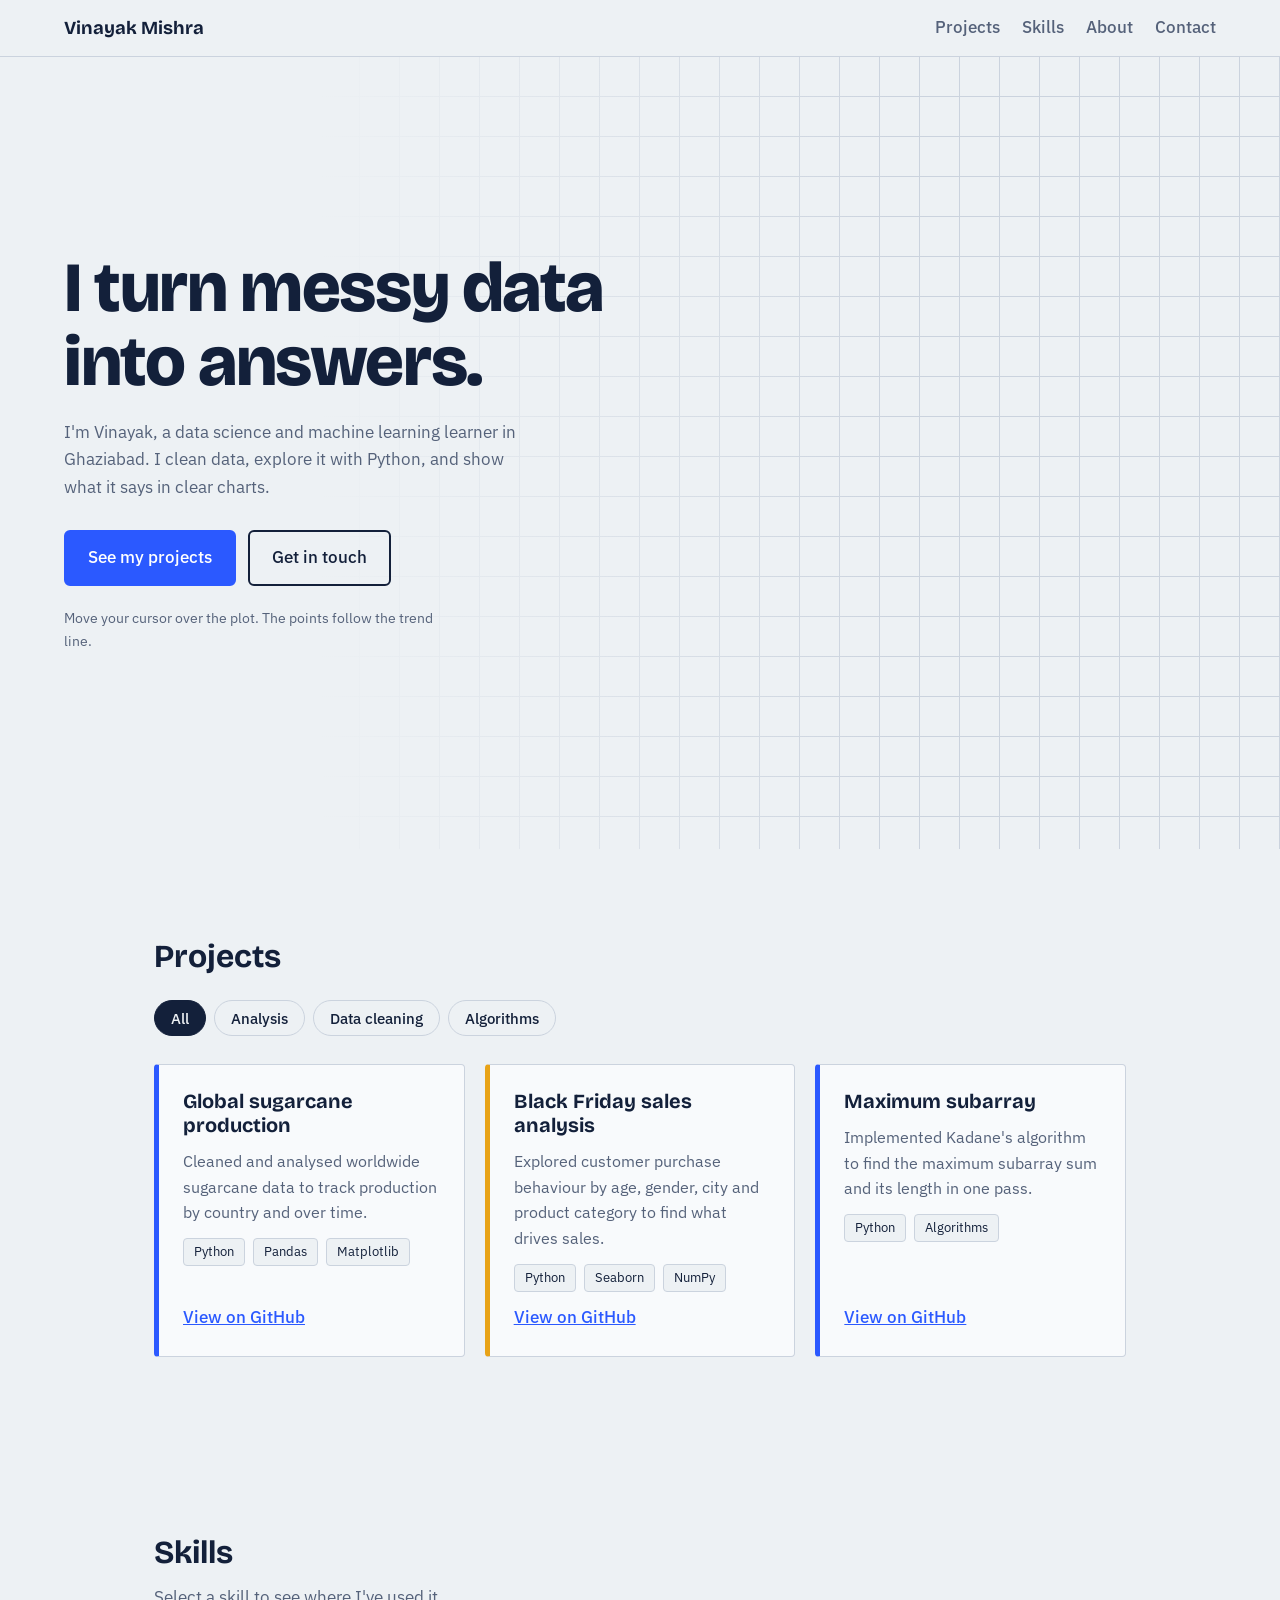
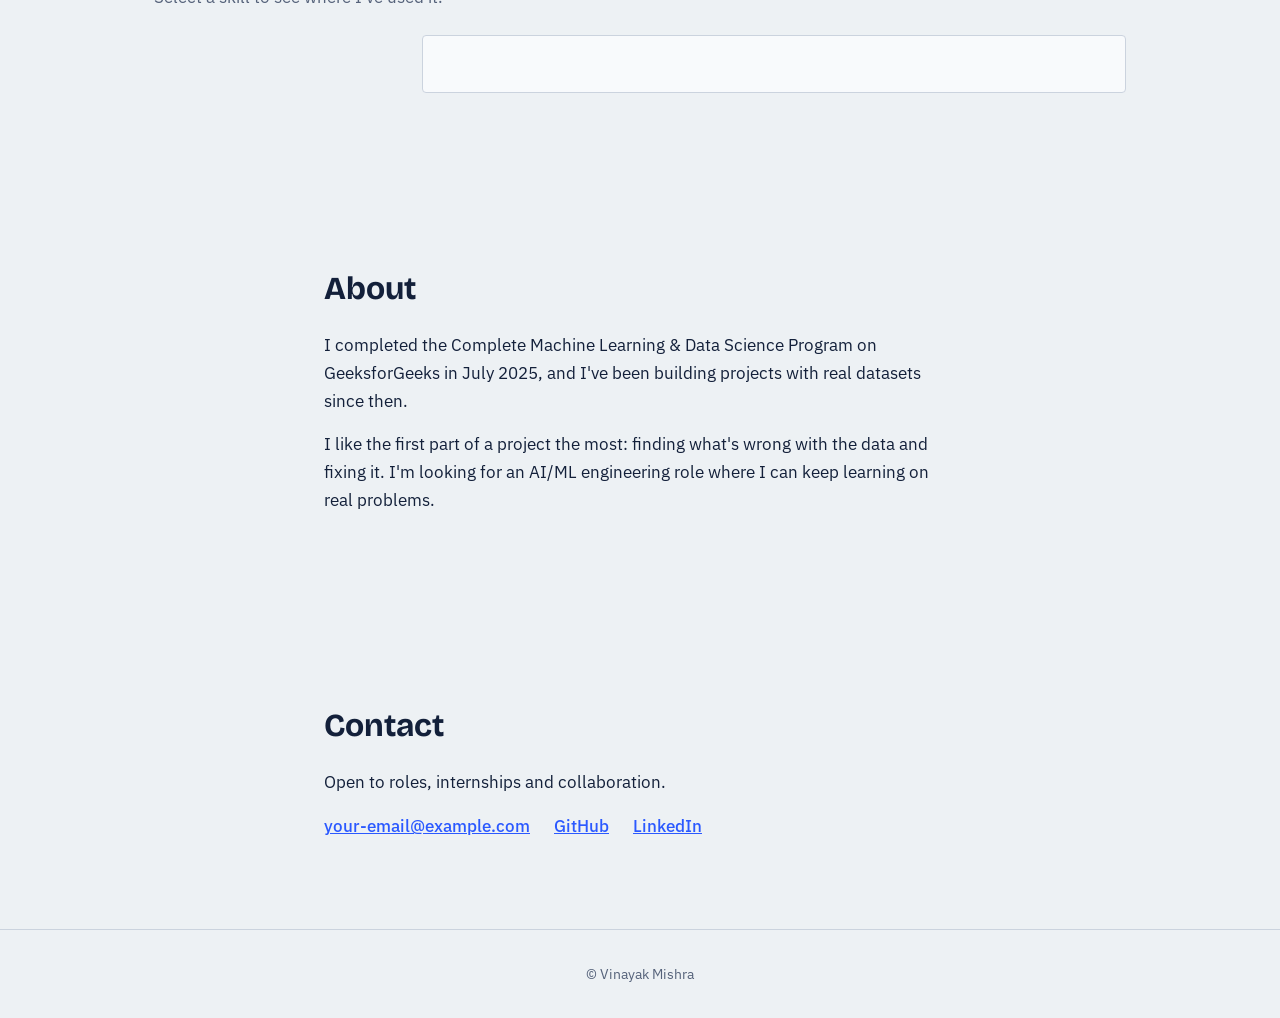
<file: index.html>
<!DOCTYPE html>
<html lang="en">
<head>
<meta charset="UTF-8">
<meta name="viewport" content="width=device-width, initial-scale=1">
<title>Vinayak Mishra | Data Science & Machine Learning</title>
<meta name="description" content="Portfolio of Vinayak Mishra: data cleaning, exploratory analysis and machine learning with Python.">
<link rel="preconnect" href="https://fonts.googleapis.com">
<link rel="preconnect" href="https://fonts.gstatic.com" crossorigin>
<link href="https://fonts.googleapis.com/css2?family=Bricolage+Grotesque:wght@500;700;800&family=IBM+Plex+Sans:wght@400;500&display=swap" rel="stylesheet">
<link rel="stylesheet" href="css/style.css">
</head>
<body>

<header class="nav">
  <a class="brand" href="#top">Vinayak Mishra</a>
  <nav aria-label="Main">
    <a href="#projects">Projects</a>
    <a href="#skills">Skills</a>
    <a href="#about">About</a>
    <a href="#contact">Contact</a>
  </nav>
</header>

<main id="top">
  <section class="hero">
    <canvas id="plot" aria-hidden="true"></canvas>
    <div class="hero-text">
      <h1>I turn messy data into answers.</h1>
      <p>I'm Vinayak, a data science and machine learning learner in Ghaziabad. I clean data, explore it with Python, and show what it says in clear charts.</p>
      <div class="actions">
        <a class="btn primary" href="#projects">See my projects</a>
        <a class="btn" href="#contact">Get in touch</a>
      </div>
      <p class="hint" id="hint">Move your cursor over the plot. The points follow the trend line.</p>
    </div>
  </section>

  <section id="projects" class="block">
    <h2>Projects</h2>
    <div class="chips" role="group" aria-label="Filter projects">
      <button class="chip active" data-filter="all">All</button>
      <button class="chip" data-filter="eda">Analysis</button>
      <button class="chip" data-filter="cleaning">Data cleaning</button>
      <button class="chip" data-filter="algo">Algorithms</button>
    </div>
    <div class="projects">
      <article class="project" data-tags="eda cleaning">
        <h3>Global sugarcane production</h3>
        <p>Cleaned and analysed worldwide sugarcane data to track production by country and over time.</p>
        <ul class="tags"><li>Python</li><li>Pandas</li><li>Matplotlib</li></ul>
        <a href="#" class="link">View on GitHub</a>
      </article>
      <article class="project" data-tags="eda">
        <h3>Black Friday sales analysis</h3>
        <p>Explored customer purchase behaviour by age, gender, city and product category to find what drives sales.</p>
        <ul class="tags"><li>Python</li><li>Seaborn</li><li>NumPy</li></ul>
        <a href="#" class="link">View on GitHub</a>
      </article>
      <article class="project" data-tags="algo">
        <h3>Maximum subarray</h3>
        <p>Implemented Kadane's algorithm to find the maximum subarray sum and its length in one pass.</p>
        <ul class="tags"><li>Python</li><li>Algorithms</li></ul>
        <a href="#" class="link">View on GitHub</a>
      </article>
    </div>
  </section>

  <section id="skills" class="block">
    <h2>Skills</h2>
    <p class="lead">Select a skill to see where I've used it.</p>
    <div class="skill-grid">
      <ul class="skill-list" id="skillList"></ul>
      <div class="skill-detail" id="skillDetail" aria-live="polite"></div>
    </div>
  </section>

  <section id="about" class="block narrow">
    <h2>About</h2>
    <p>I completed the Complete Machine Learning &amp; Data Science Program on GeeksforGeeks in July 2025, and I've been building projects with real datasets since then.</p>
    <p>I like the first part of a project the most: finding what's wrong with the data and fixing it. I'm looking for an AI/ML engineering role where I can keep learning on real problems.</p>
  </section>

  <section id="contact" class="block narrow">
    <h2>Contact</h2>
    <p>Open to roles, internships and collaboration.</p>
    <ul class="contact">
      <li><a href="mailto:your-email@example.com">your-email@example.com</a></li>
      <li><a href="https://github.com/your-username">GitHub</a></li>
      <li><a href="https://linkedin.com/in/your-username">LinkedIn</a></li>
    </ul>
  </section>
</main>

<footer>© <span id="year"></span> Vinayak Mishra</footer>
<script src="js/script.js"></script>
</body>
</html>
</file>
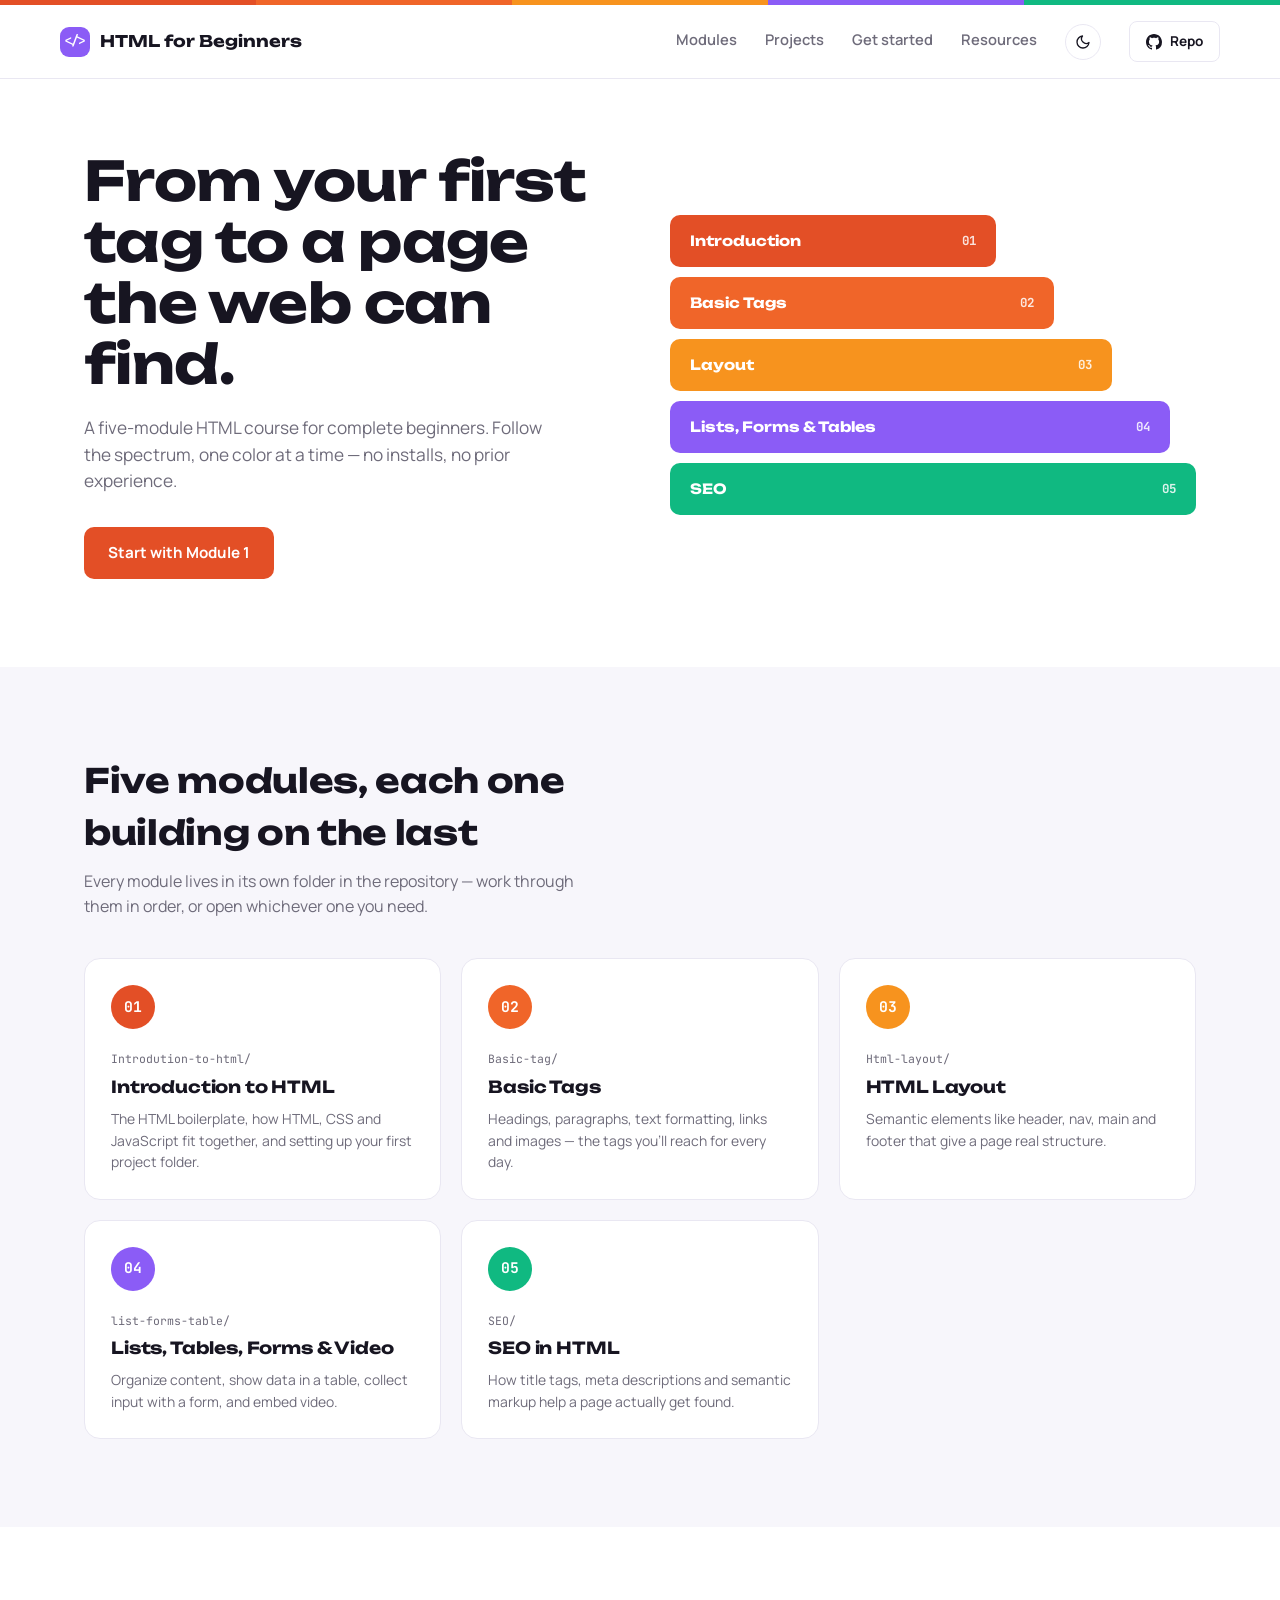
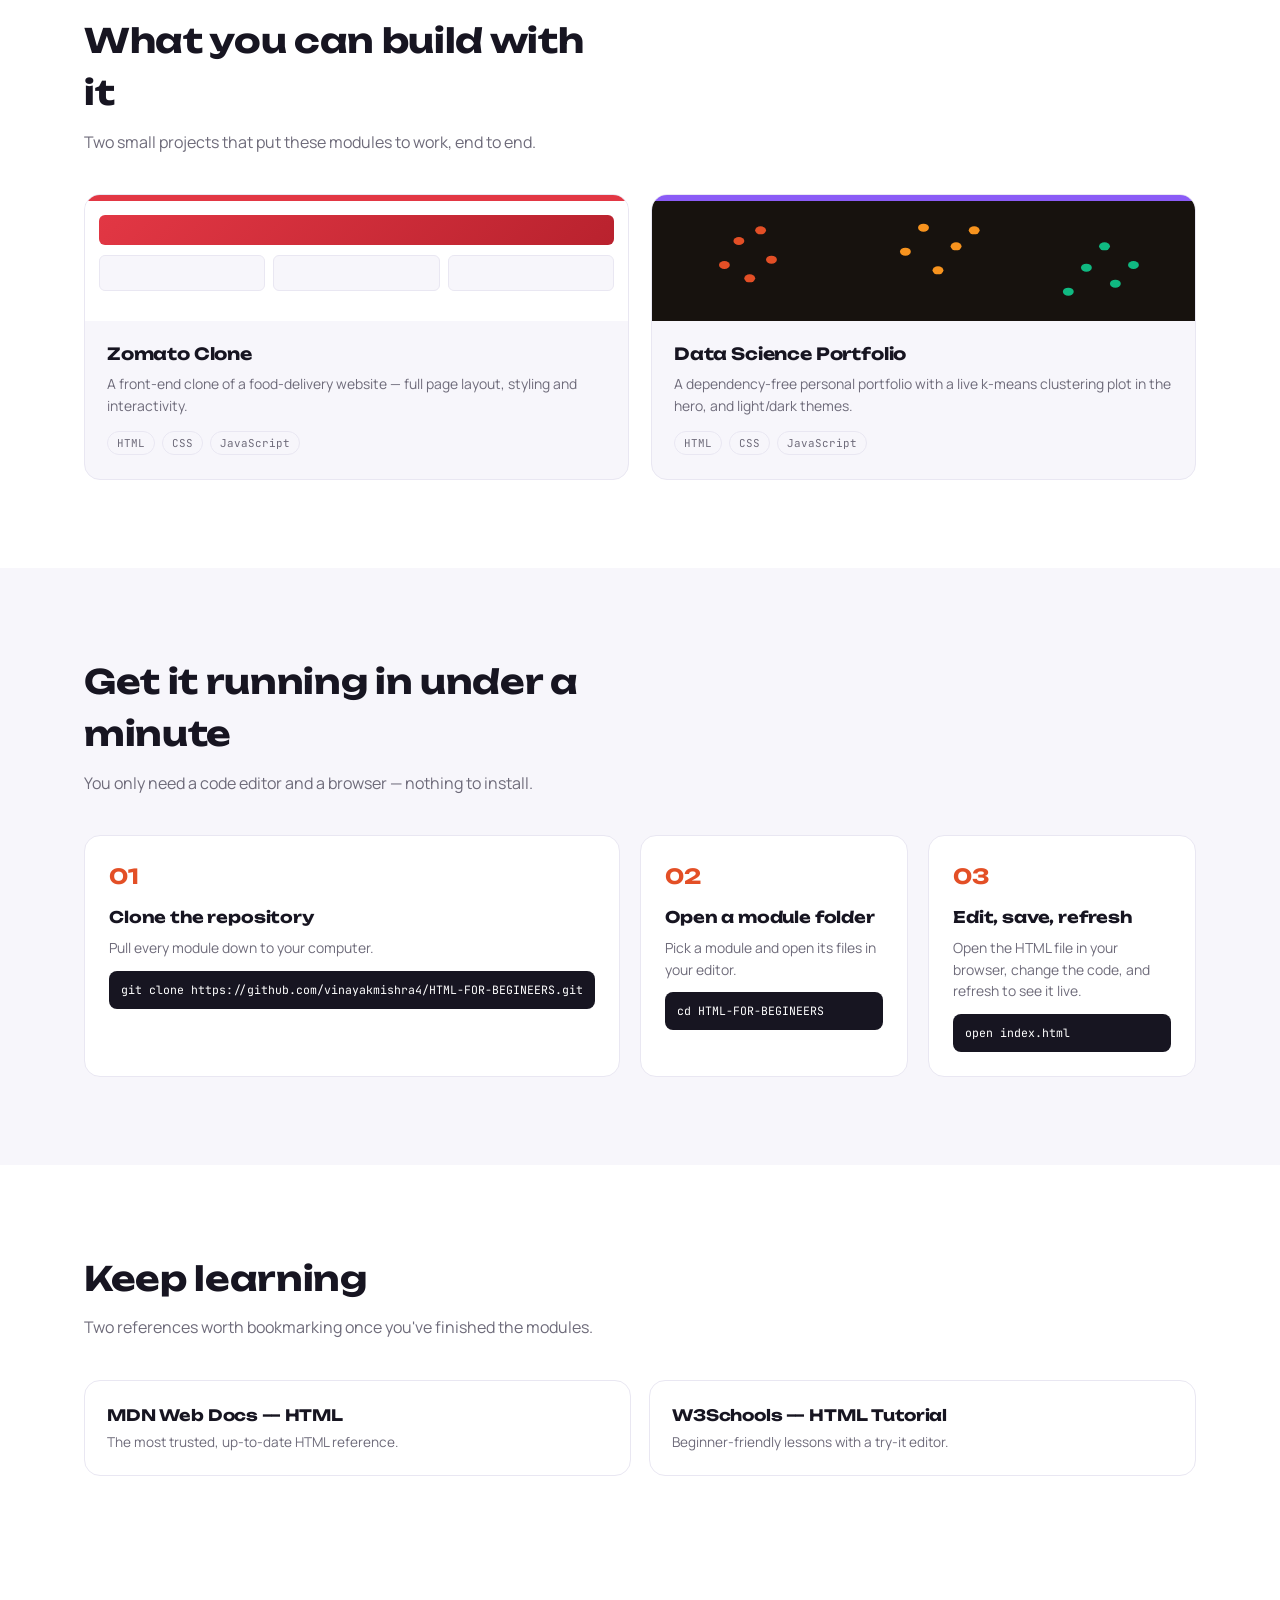
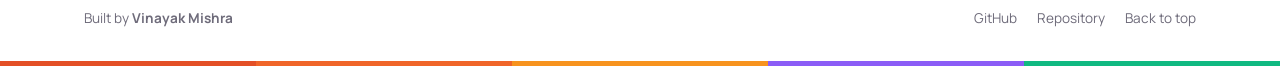
<file: coureshtml.html>
<!DOCTYPE html>
<html lang="en">
<head>
<meta charset="UTF-8" />
<meta name="viewport" content="width=device-width, initial-scale=1.0" />
<title>HTML for Beginners — Five steps to your first real webpage</title>
<meta name="description" content="A five-module, beginner-friendly HTML course by Vinayak Mishra — from your first tag to HTML that search engines can find." />
<link rel="icon" href="data:image/svg+xml,%3Csvg xmlns='http://www.w3.org/2000/svg' viewBox='0 0 100 100'%3E%3Crect width='100' height='100' rx='22' fill='%238B5CF6'/%3E%3Ctext x='50' y='67' font-family='sans-serif' font-size='44' font-weight='800' fill='white' text-anchor='middle'%3E%3C/%3E%3C/text%3E%3C/svg%3E" />
<link rel="preconnect" href="https://fonts.googleapis.com">
<link rel="preconnect" href="https://fonts.gstatic.com" crossorigin>
<link href="https://fonts.googleapis.com/css2?family=Unbounded:wght@600;700;800&family=Manrope:wght@400;500;600;700;800&family=JetBrains+Mono:wght@400;500;600&display=swap" rel="stylesheet">
<script>
  (function(){
    try{
      var saved = localStorage.getItem('theme');
      var theme = saved || (window.matchMedia('(prefers-color-scheme: dark)').matches ? 'dark' : 'light');
      document.documentElement.setAttribute('data-theme', theme);
    }catch(e){
      document.documentElement.setAttribute('data-theme', 'light');
    }
  })();
</script>
<style>
  :root{
    --bg:#FFFFFF; --surface:#F7F6FB; --ink:#171521; --ink-soft:#6E6B7A; --line:#E9E7F2;
    --header-bg:rgba(255,255,255,.86); --invert-bg:#171521; --invert-text:#FFFFFF;
    --c1:#E34F26; --c2:#F06529; --c3:#F7931E; --c4:#8B5CF6; --c5:#10B981;
    --zomato:#E23744;
    --radius:16px;
  }
  :root[data-theme="dark"]{
    --bg:#121018; --surface:#1A1722; --ink:#F3F1F8; --ink-soft:#A39FB0; --line:#2B2735;
    --header-bg:rgba(18,16,24,.86); --invert-bg:#F3F1F8; --invert-text:#171521;
  }
  *{box-sizing:border-box;}
  html{scroll-behavior:smooth;}
  body{
    margin:0; background:var(--bg); color:var(--ink);
    font-family:'Manrope',-apple-system,sans-serif; line-height:1.55; font-size:16px;
    -webkit-font-smoothing:antialiased; transition:background .2s ease, color .2s ease;
  }
  h1,h2,h3,.display{font-family:'Unbounded',sans-serif; margin:0; letter-spacing:-0.01em; font-weight:700;}
  .mono{font-family:'JetBrains Mono',monospace;}
  a{color:inherit;}
  section{scroll-margin-top:90px;}
  .wrap{max-width:1160px; margin:0 auto; padding:0 24px;}
  p{color:var(--ink-soft); margin:0;}
  ::selection{background:var(--c4); color:#fff;}
  :focus-visible{outline:2px solid var(--c4); outline-offset:3px; border-radius:4px;}

  /* ---------- Signature spectrum strip ---------- */
  .spectrum-strip{display:flex; height:5px;}
  .spectrum-strip span{flex:1;}
  .spectrum-strip span:nth-child(1){background:var(--c1);}
  .spectrum-strip span:nth-child(2){background:var(--c2);}
  .spectrum-strip span:nth-child(3){background:var(--c3);}
  .spectrum-strip span:nth-child(4){background:var(--c4);}
  .spectrum-strip span:nth-child(5){background:var(--c5);}

  /* ---------- Header ---------- */
  header.site{position:sticky; top:0; z-index:20; background:var(--header-bg); backdrop-filter:blur(10px); border-bottom:1px solid var(--line); transition:background .2s ease, border-color .2s ease;}
  .nav{display:flex; align-items:center; justify-content:space-between; padding:16px 0;}
  .brand{display:flex; align-items:center; gap:10px; text-decoration:none; font-family:'Unbounded'; font-weight:700; font-size:1rem; color:var(--ink);}
  .brand-mark{display:inline-flex; align-items:center; justify-content:center; width:30px; height:30px; border-radius:9px; background:var(--c4); color:#fff; font-family:'JetBrains Mono'; font-size:.82rem; font-weight:600;}
  nav.links{display:flex; align-items:center; gap:28px;}
  nav.links a.navlink{text-decoration:none; color:var(--ink-soft); font-size:.92rem; font-weight:600; padding-bottom:3px; border-bottom:1.5px solid transparent; transition:color .15s ease, border-color .15s ease;}
  nav.links a.navlink:hover{color:var(--ink); border-color:var(--c4);}
  .gh-btn{display:inline-flex; align-items:center; gap:8px; padding:9px 16px; border:1.5px solid var(--line); border-radius:8px; text-decoration:none; font-size:.85rem; font-weight:700; color:var(--ink); transition:background .15s ease, color .15s ease, border-color .15s ease;}
  .gh-btn:hover{background:var(--c1); color:#fff; border-color:var(--c1);}
  .gh-btn svg{width:16px; height:16px; fill:currentColor;}
  .theme-toggle{display:inline-flex; align-items:center; justify-content:center; width:36px; height:36px; border-radius:50%; border:1.5px solid var(--line); background:transparent; color:var(--ink); cursor:pointer; padding:0; transition:border-color .15s ease;}
  .theme-toggle:hover{border-color:var(--c4);}
  .theme-toggle svg{width:16px; height:16px;}
  .theme-toggle .icon-sun{display:none;}
  [data-theme="dark"] .theme-toggle .icon-moon{display:none;}
  [data-theme="dark"] .theme-toggle .icon-sun{display:block;}
  @media (max-width:760px){ nav.links a.navlink{display:none;} }

  /* ---------- Hero ---------- */
  .hero{padding:72px 0 88px;}
  .hero-grid{display:grid; grid-template-columns:1fr 1fr; gap:60px; align-items:center;}
  .hero h1{font-size:clamp(2.2rem,4.4vw,3.4rem); line-height:1.12;}
  .hero p.lede{font-size:1.08rem; max-width:42ch; margin:20px 0 32px;}
  .btn-primary{background:var(--c1); color:#fff; padding:14px 24px; border-radius:10px; text-decoration:none; font-weight:700; font-size:.95rem; display:inline-flex; align-items:center; gap:8px; transition:filter .15s ease;}
  .btn-primary:hover{filter:brightness(.9);}

  .spectrum{display:flex; flex-direction:column; gap:10px;}
  .spectrum-bar{display:flex; align-items:center; justify-content:space-between; gap:12px; height:52px; padding:0 20px; border-radius:10px; text-decoration:none; color:#fff; font-weight:700; transition:transform .15s ease, filter .15s ease;}
  .spectrum-bar:hover, .spectrum-bar:focus-visible{transform:translateX(6px); filter:brightness(1.05);}
  .spectrum-bar .sb-num{font-family:'JetBrains Mono'; font-size:.78rem; opacity:.85;}
  .spectrum-bar .sb-label{font-family:'Unbounded'; font-size:.88rem;}
  .spectrum-bar:nth-child(1){background:var(--c1); width:62%;}
  .spectrum-bar:nth-child(2){background:var(--c2); width:73%;}
  .spectrum-bar:nth-child(3){background:var(--c3); width:84%;}
  .spectrum-bar:nth-child(4){background:var(--c4); width:95%;}
  .spectrum-bar:nth-child(5){background:var(--c5); width:100%;}
  @media (max-width:860px){ .hero-grid{grid-template-columns:1fr;} .spectrum-bar{width:100% !important;} }

  /* ---------- Section heads ---------- */
  .section-head{max-width:52ch; margin-bottom:40px;}
  .section-head h2{font-size:clamp(1.55rem,3vw,2.1rem); margin-bottom:10px;}

  /* ---------- Modules ---------- */
  .modules{padding:88px 0; background:var(--surface);}
  .module-grid{display:grid; grid-template-columns:repeat(auto-fit,minmax(270px,1fr)); gap:20px;}
  .module-card{background:var(--bg); border:1px solid var(--line); border-radius:var(--radius); padding:26px; text-decoration:none; color:inherit; display:flex; flex-direction:column; gap:16px; transition:transform .15s ease, box-shadow .15s ease;}
  .module-card:hover, .module-card:focus-visible{transform:translateY(-4px); box-shadow:0 20px 36px -22px rgba(23,21,33,.28);}
  .mc-badge{width:44px; height:44px; border-radius:50%; display:inline-flex; align-items:center; justify-content:center; font-family:'JetBrains Mono'; font-weight:700; font-size:.92rem; color:#fff;}
  .module-card:nth-child(1) .mc-badge{background:var(--c1);}
  .module-card:nth-child(2) .mc-badge{background:var(--c2);}
  .module-card:nth-child(3) .mc-badge{background:var(--c3);}
  .module-card:nth-child(4) .mc-badge{background:var(--c4);}
  .module-card:nth-child(5) .mc-badge{background:var(--c5);}
  .mc-path{font-family:'JetBrains Mono'; font-size:.72rem; color:var(--ink-soft);}
  .mc-body h3{font-size:1.04rem; margin:4px 0 8px;}
  .mc-body p{font-size:.87rem;}

  /* ---------- Projects ---------- */
  .projects{padding:88px 0;}
  .project-grid{display:grid; grid-template-columns:1fr 1fr; gap:22px;}
  .project-card{background:var(--surface); border:1px solid var(--line); border-radius:var(--radius); overflow:hidden; text-decoration:none; color:inherit; display:block; transition:transform .15s ease, box-shadow .15s ease;}
  .project-card:hover, .project-card:focus-visible{transform:translateY(-4px); box-shadow:0 20px 36px -22px rgba(23,21,33,.28);}
  .pc-bar{height:6px;}
  .pc-zomato .pc-bar{background:var(--zomato);}
  .pc-folio .pc-bar{background:var(--c4);}
  .proj-preview{height:120px; position:relative; overflow:hidden; background:var(--bg);}
  .zom-hero{height:30px; margin:14px 14px 0; border-radius:6px; background:linear-gradient(135deg,var(--zomato),#B9222E);}
  .zom-cards{display:flex; gap:8px; padding:10px 14px 0;}
  .zom-card{flex:1; height:36px; background:var(--surface); border:1px solid var(--line); border-radius:6px;}
  .kmeans{width:100%; height:100%; display:block;}
  .proj-body{padding:20px 22px 24px;}
  .proj-body h3{font-size:1.05rem; margin-bottom:6px;}
  .proj-body p{font-size:.87rem; margin-bottom:14px;}
  .proj-tags{display:flex; gap:7px; flex-wrap:wrap;}
  .proj-tag{font-family:'JetBrains Mono'; font-size:.68rem; color:var(--ink-soft); border:1px solid var(--line); padding:3px 9px; border-radius:20px;}
  @media (max-width:760px){ .project-grid{grid-template-columns:1fr;} }

  /* ---------- Getting started ---------- */
  .start{padding:88px 0; background:var(--surface);}
  .steps{display:grid; grid-template-columns:repeat(3,1fr); gap:20px;}
  .step{background:var(--bg); border:1px solid var(--line); border-radius:var(--radius); padding:24px;}
  .step .s-num{font-family:'Unbounded'; font-weight:700; font-size:1.3rem; color:var(--c1); margin-bottom:12px; display:block;}
  .step h3{font-size:1rem; margin-bottom:8px;}
  .step p{font-size:.87rem;}
  .step code{display:block; margin-top:12px; font-family:'JetBrains Mono'; font-size:.72rem; background:var(--invert-bg); color:var(--invert-text); padding:10px 12px; border-radius:8px; overflow-x:auto; white-space:pre;}
  @media (max-width:760px){ .steps{grid-template-columns:1fr;} }

  /* ---------- Resources ---------- */
  .resources{padding:88px 0;}
  .res-grid{display:grid; grid-template-columns:1fr 1fr; gap:18px;}
  .res-card{display:block; border:1px solid var(--line); border-radius:var(--radius); padding:22px; text-decoration:none; color:inherit; transition:border-color .15s ease;}
  .res-card:hover, .res-card:focus-visible{border-color:var(--c4);}
  .res-card h3{font-size:.98rem; margin-bottom:5px;}
  .res-card p{font-size:.85rem;}
  @media (max-width:700px){ .res-grid{grid-template-columns:1fr;} }

  /* ---------- Footer ---------- */
  footer{padding:44px 0 0;}
  .foot-row{display:flex; justify-content:space-between; align-items:center; gap:16px; flex-wrap:wrap; padding:0 24px 32px; max-width:1160px; margin:0 auto;}
  .foot-row p{font-size:.85rem;}
  .foot-links{display:flex; gap:20px; font-size:.85rem;}
  .foot-links a{text-decoration:none; color:var(--ink-soft);}
  .foot-links a:hover{color:var(--c1);}
</style>
</head>
<body>

<header class="site">
  <div class="spectrum-strip" aria-hidden="true"><span></span><span></span><span></span><span></span><span></span></div>
  <div class="wrap nav">
    <a href="#top" class="brand"><span class="brand-mark">&lt;/&gt;</span>HTML for Beginners</a>
    <nav class="links">
      <a class="navlink" href="#modules">Modules</a>
      <a class="navlink" href="#projects">Projects</a>
      <a class="navlink" href="#start">Get started</a>
      <a class="navlink" href="#resources">Resources</a>
      <button class="theme-toggle" id="themeToggle" type="button" aria-label="Switch to dark mode">
        <svg class="icon-moon" viewBox="0 0 24 24" fill="none" stroke="currentColor" stroke-width="2" stroke-linecap="round" stroke-linejoin="round" aria-hidden="true"><path d="M21 12.79A9 9 0 1111.21 3 7 7 0 0021 12.79z"/></svg>
        <svg class="icon-sun" viewBox="0 0 24 24" fill="none" stroke="currentColor" stroke-width="2" stroke-linecap="round" stroke-linejoin="round" aria-hidden="true"><circle cx="12" cy="12" r="5"/><line x1="12" y1="1" x2="12" y2="3"/><line x1="12" y1="21" x2="12" y2="23"/><line x1="4.22" y1="4.22" x2="5.64" y2="5.64"/><line x1="18.36" y1="18.36" x2="19.78" y2="19.78"/><line x1="1" y1="12" x2="3" y2="12"/><line x1="21" y1="12" x2="23" y2="12"/><line x1="4.22" y1="19.78" x2="5.64" y2="18.36"/><line x1="18.36" y1="5.64" x2="19.78" y2="4.22"/></svg>
      </button>
      <a class="gh-btn" href="https://github.com/vinayakmishra4/HTML-FOR-BEGINEERS" target="_blank" rel="noopener">
        <svg viewBox="0 0 16 16" aria-hidden="true"><path d="M8 0C3.58 0 0 3.58 0 8c0 3.54 2.29 6.53 5.47 7.59.4.07.55-.17.55-.38 0-.19-.01-.82-.01-1.49-2.01.37-2.53-.49-2.69-.94-.09-.23-.48-.94-.82-1.13-.28-.15-.68-.52-.01-.53.63-.01 1.08.58 1.23.82.72 1.21 1.87.87 2.33.66.07-.52.28-.87.51-1.07-1.78-.2-3.64-.89-3.64-3.95 0-.87.31-1.59.82-2.15-.08-.2-.36-1.02.08-2.12 0 0 .67-.21 2.2.82.64-.18 1.32-.27 2-.27.68 0 1.36.09 2 .27 1.53-1.04 2.2-.82 2.2-.82.44 1.1.16 1.92.08 2.12.51.56.82 1.27.82 2.15 0 3.07-1.87 3.75-3.65 3.95.29.25.54.73.54 1.48 0 1.07-.01 1.93-.01 2.2 0 .21.15.46.55.38A8.01 8.01 0 0016 8c0-4.42-3.58-8-8-8z"/></svg>
        Repo
      </a>
    </nav>
  </div>
</header>

<main id="top">

  <!-- Hero -->
  <section class="hero">
    <div class="wrap hero-grid">
      <div>
        <h1>From your first tag to a page the web can find.</h1>
        <p class="lede">A five-module HTML course for complete beginners. Follow the spectrum, one color at a time — no installs, no prior experience.</p>
        <a class="btn-primary" href="https://github.com/vinayakmishra4/HTML-FOR-BEGINEERS/blob/main/Introdution-to-html/Readme.md" target="_blank" rel="noopener">Start with Module 1</a>
      </div>

      <div class="spectrum" role="img" aria-label="Five course modules shown as an ascending color spectrum: Introduction, Basic Tags, Layout, Lists Forms and Tables, SEO">
        <a class="spectrum-bar" href="https://github.com/vinayakmishra4/HTML-FOR-BEGINEERS/blob/main/Introdution-to-html/Readme.md" target="_blank" rel="noopener"><span class="sb-label">Introduction</span><span class="sb-num">01</span></a>
        <a class="spectrum-bar" href="https://github.com/vinayakmishra4/HTML-FOR-BEGINEERS/tree/main/Basic-tag" target="_blank" rel="noopener"><span class="sb-label">Basic Tags</span><span class="sb-num">02</span></a>
        <a class="spectrum-bar" href="https://github.com/vinayakmishra4/HTML-FOR-BEGINEERS/tree/main/Html-layout" target="_blank" rel="noopener"><span class="sb-label">Layout</span><span class="sb-num">03</span></a>
        <a class="spectrum-bar" href="https://github.com/vinayakmishra4/HTML-FOR-BEGINEERS/tree/main/list-forms-table" target="_blank" rel="noopener"><span class="sb-label">Lists, Forms &amp; Tables</span><span class="sb-num">04</span></a>
        <a class="spectrum-bar" href="https://github.com/vinayakmishra4/HTML-FOR-BEGINEERS/tree/main/SEO" target="_blank" rel="noopener"><span class="sb-label">SEO</span><span class="sb-num">05</span></a>
      </div>
    </div>
  </section>

  <!-- Modules -->
  <section class="modules" id="modules">
    <div class="wrap">
      <div class="section-head">
        <h2>Five modules, each one building on the last</h2>
        <p>Every module lives in its own folder in the repository — work through them in order, or open whichever one you need.</p>
      </div>
      <div class="module-grid">
        <a class="module-card" href="https://github.com/vinayakmishra4/HTML-FOR-BEGINEERS/blob/main/Introdution-to-html/Readme.md" target="_blank" rel="noopener">
          <span class="mc-badge">01</span>
          <div class="mc-body">
            <span class="mc-path">Introdution-to-html/</span>
            <h3>Introduction to HTML</h3>
            <p>The HTML boilerplate, how HTML, CSS and JavaScript fit together, and setting up your first project folder.</p>
          </div>
        </a>
        <a class="module-card" href="https://github.com/vinayakmishra4/HTML-FOR-BEGINEERS/tree/main/Basic-tag" target="_blank" rel="noopener">
          <span class="mc-badge">02</span>
          <div class="mc-body">
            <span class="mc-path">Basic-tag/</span>
            <h3>Basic Tags</h3>
            <p>Headings, paragraphs, text formatting, links and images — the tags you'll reach for every day.</p>
          </div>
        </a>
        <a class="module-card" href="https://github.com/vinayakmishra4/HTML-FOR-BEGINEERS/tree/main/Html-layout" target="_blank" rel="noopener">
          <span class="mc-badge">03</span>
          <div class="mc-body">
            <span class="mc-path">Html-layout/</span>
            <h3>HTML Layout</h3>
            <p>Semantic elements like header, nav, main and footer that give a page real structure.</p>
          </div>
        </a>
        <a class="module-card" href="https://github.com/vinayakmishra4/HTML-FOR-BEGINEERS/tree/main/list-forms-table" target="_blank" rel="noopener">
          <span class="mc-badge">04</span>
          <div class="mc-body">
            <span class="mc-path">list-forms-table/</span>
            <h3>Lists, Tables, Forms &amp; Video</h3>
            <p>Organize content, show data in a table, collect input with a form, and embed video.</p>
          </div>
        </a>
        <a class="module-card" href="https://github.com/vinayakmishra4/HTML-FOR-BEGINEERS/tree/main/SEO" target="_blank" rel="noopener">
          <span class="mc-badge">05</span>
          <div class="mc-body">
            <span class="mc-path">SEO/</span>
            <h3>SEO in HTML</h3>
            <p>How title tags, meta descriptions and semantic markup help a page actually get found.</p>
          </div>
        </a>
      </div>
    </div>
  </section>

  <!-- Projects -->
  <section class="projects" id="projects">
    <div class="wrap">
      <div class="section-head">
        <h2>What you can build with it</h2>
        <p>Two small projects that put these modules to work, end to end.</p>
      </div>
      <div class="project-grid">

        <a class="project-card pc-zomato" href="https://github.com/vinayakmishra4/ZOMATO-CLONE" target="_blank" rel="noopener">
          <div class="pc-bar"></div>
          <div class="proj-preview">
            <div class="zom-hero" aria-hidden="true"></div>
            <div class="zom-cards" aria-hidden="true"><div class="zom-card"></div><div class="zom-card"></div><div class="zom-card"></div></div>
          </div>
          <div class="proj-body">
            <h3>Zomato Clone</h3>
            <p>A front-end clone of a food-delivery website — full page layout, styling and interactivity.</p>
            <div class="proj-tags"><span class="proj-tag">HTML</span><span class="proj-tag">CSS</span><span class="proj-tag">JavaScript</span></div>
          </div>
        </a>

        <a class="project-card pc-folio" href="https://github.com/vinayakmishra4/My-Protfilo" target="_blank" rel="noopener">
          <div class="pc-bar"></div>
          <div class="proj-preview">
            <svg class="kmeans" viewBox="0 0 300 90" preserveAspectRatio="none" aria-hidden="true">
              <rect width="300" height="90" fill="#17120E"/>
              <g fill="var(--c1)"><circle cx="48" cy="30" r="3"/><circle cx="60" cy="22" r="3"/><circle cx="40" cy="48" r="3"/><circle cx="66" cy="44" r="3"/><circle cx="54" cy="58" r="3"/></g>
              <g fill="var(--c3)"><circle cx="150" cy="20" r="3"/><circle cx="168" cy="34" r="3"/><circle cx="140" cy="38" r="3"/><circle cx="158" cy="52" r="3"/><circle cx="178" cy="22" r="3"/></g>
              <g fill="var(--c5)"><circle cx="240" cy="50" r="3"/><circle cx="256" cy="62" r="3"/><circle cx="230" cy="68" r="3"/><circle cx="250" cy="34" r="3"/><circle cx="266" cy="48" r="3"/></g>
            </svg>
          </div>
          <div class="proj-body">
            <h3>Data Science Portfolio</h3>
            <p>A dependency-free personal portfolio with a live k-means clustering plot in the hero, and light/dark themes.</p>
            <div class="proj-tags"><span class="proj-tag">HTML</span><span class="proj-tag">CSS</span><span class="proj-tag">JavaScript</span></div>
          </div>
        </a>

      </div>
    </div>
  </section>

  <!-- Getting started -->
  <section class="start" id="start">
    <div class="wrap">
      <div class="section-head">
        <h2>Get it running in under a minute</h2>
        <p>You only need a code editor and a browser — nothing to install.</p>
      </div>
      <div class="steps">
        <div class="step">
          <span class="s-num">01</span>
          <h3>Clone the repository</h3>
          <p>Pull every module down to your computer.</p>
          <code>git clone https://github.com/vinayakmishra4/HTML-FOR-BEGINEERS.git</code>
        </div>
        <div class="step">
          <span class="s-num">02</span>
          <h3>Open a module folder</h3>
          <p>Pick a module and open its files in your editor.</p>
          <code>cd HTML-FOR-BEGINEERS</code>
        </div>
        <div class="step">
          <span class="s-num">03</span>
          <h3>Edit, save, refresh</h3>
          <p>Open the HTML file in your browser, change the code, and refresh to see it live.</p>
          <code>open index.html</code>
        </div>
      </div>
    </div>
  </section>

  <!-- Resources -->
  <section class="resources" id="resources">
    <div class="wrap">
      <div class="section-head">
        <h2>Keep learning</h2>
        <p>Two references worth bookmarking once you've finished the modules.</p>
      </div>
      <div class="res-grid">
        <a class="res-card" href="https://developer.mozilla.org/en-US/docs/Web/HTML" target="_blank" rel="noopener">
          <h3>MDN Web Docs — HTML</h3><p>The most trusted, up-to-date HTML reference.</p>
        </a>
        <a class="res-card" href="https://www.w3schools.com/html/" target="_blank" rel="noopener">
          <h3>W3Schools — HTML Tutorial</h3><p>Beginner-friendly lessons with a try-it editor.</p>
        </a>
      </div>
    </div>
  </section>

</main>

<footer>
  <div class="foot-row">
    <p>Built by <strong>Vinayak Mishra</strong></p>
    <div class="foot-links">
      <a href="https://github.com/vinayakmishra4" target="_blank" rel="noopener">GitHub</a>
      <a href="https://github.com/vinayakmishra4/HTML-FOR-BEGINEERS" target="_blank" rel="noopener">Repository</a>
      <a href="#top">Back to top</a>
    </div>
  </div>
  <div class="spectrum-strip" aria-hidden="true"><span></span><span></span><span></span><span></span><span></span></div>
</footer>

<script>
  (function(){
    var btn = document.getElementById('themeToggle');
    function updateLabel(){
      var isDark = document.documentElement.getAttribute('data-theme') === 'dark';
      btn.setAttribute('aria-label', isDark ? 'Switch to light mode' : 'Switch to dark mode');
    }
    updateLabel();
    btn.addEventListener('click', function(){
      var next = document.documentElement.getAttribute('data-theme') === 'dark' ? 'light' : 'dark';
      document.documentElement.setAttribute('data-theme', next);
      try{ localStorage.setItem('theme', next); }catch(e){}
      updateLabel();
    });
  })();
</script>
</body>
</html>
</file>
<file: css/style.css>
:root{
  --paper:#EDF1F4; --ink:#13203A; --muted:#55627A; --line:#CBD3DE;
  --blue:#2B59FF; --gold:#E8A317; --card:#F8FAFC;
  --head:'Bricolage Grotesque',system-ui,sans-serif;
  --body:'IBM Plex Sans',system-ui,sans-serif;
}
@media (prefers-color-scheme:dark){
  :root{--paper:#0F1626; --ink:#E9EEF8; --muted:#9AA8C2; --line:#26324D; --blue:#7B9BFF; --gold:#F5B83D; --card:#16203A;}
}
*{box-sizing:border-box;margin:0}
html{scroll-behavior:smooth;scroll-padding-top:72px}
body{background:var(--paper);color:var(--ink);font:400 1.05rem/1.65 var(--body)}
a{color:inherit}
:focus-visible{outline:3px solid var(--blue);outline-offset:3px}

.nav{position:sticky;top:0;z-index:5;display:flex;justify-content:space-between;align-items:center;
  padding:14px clamp(20px,5vw,64px);background:color-mix(in srgb,var(--paper) 88%,transparent);backdrop-filter:blur(8px);border-bottom:1px solid var(--line)}
.brand{font:700 1.15rem var(--head);text-decoration:none}
.nav nav{display:flex;gap:22px}
.nav nav a{text-decoration:none;color:var(--muted);font-weight:500}
.nav nav a:hover{color:var(--ink)}

/* hero: graph paper + live plot */
.hero{position:relative;min-height:88vh;display:flex;align-items:center;padding:0 clamp(20px,5vw,64px);overflow:hidden;
  background-image:linear-gradient(var(--line) 1px,transparent 1px),linear-gradient(90deg,var(--line) 1px,transparent 1px);
  background-size:40px 40px;background-position:-1px -1px}
.hero::after{content:"";position:absolute;inset:0;background:linear-gradient(90deg,var(--paper) 25%,transparent 70%);pointer-events:none}
#plot{position:absolute;inset:0;width:100%;height:100%}
.hero-text{position:relative;z-index:1;max-width:560px}
h1{font:800 clamp(2.4rem,6vw,4.4rem)/1.04 var(--head);letter-spacing:-.02em;margin-bottom:20px}
.hero-text p{color:var(--muted);max-width:48ch}
.actions{display:flex;gap:12px;margin:28px 0 20px;flex-wrap:wrap}
.btn{padding:12px 22px;border:2px solid var(--ink);border-radius:6px;text-decoration:none;font-weight:500;transition:background .2s,color .2s}
.btn:hover{background:var(--ink);color:var(--paper)}
.btn.primary{background:var(--blue);border-color:var(--blue);color:#fff}
.btn.primary:hover{background:var(--ink);border-color:var(--ink)}
.hint{font-size:.9rem}

.block{padding:88px clamp(20px,5vw,64px);max-width:1100px;margin:0 auto}
.narrow{max-width:760px}
h2{font:700 2rem var(--head);margin-bottom:24px}
.lead{color:var(--muted);margin:-12px 0 24px}
.narrow p{margin-bottom:16px;max-width:65ch}

.chips{display:flex;gap:8px;flex-wrap:wrap;margin-bottom:28px}
.chip{font:500 .95rem var(--body);padding:7px 16px;border-radius:99px;border:1.5px solid var(--line);background:transparent;color:var(--ink);cursor:pointer}
.chip:hover{border-color:var(--blue)}
.chip.active{background:var(--ink);color:var(--paper);border-color:var(--ink)}

.projects{display:grid;grid-template-columns:repeat(auto-fit,minmax(280px,1fr));gap:20px}
.project{background:var(--card);border:1px solid var(--line);border-left:5px solid var(--blue);border-radius:4px;padding:24px;display:flex;flex-direction:column;gap:12px}
.project:nth-child(2){border-left-color:var(--gold)}
.project[hidden]{display:none}
h3{font:700 1.25rem var(--head)}
.project p{color:var(--muted);font-size:.98rem}
.tags{display:flex;gap:8px;flex-wrap:wrap;list-style:none;padding:0}
.tags li{font-size:.82rem;padding:2px 10px;border-radius:4px;background:var(--paper);border:1px solid var(--line)}
.link{margin-top:auto;font-weight:500;color:var(--blue)}

.skill-grid{display:grid;grid-template-columns:240px 1fr;gap:28px}
.skill-list{list-style:none;padding:0;display:flex;flex-direction:column;gap:6px}
.skill-list button{width:100%;text-align:left;font:500 1rem var(--body);padding:10px 14px;border:1px solid var(--line);border-radius:4px;background:var(--card);color:var(--ink);cursor:pointer}
.skill-list button[aria-pressed="true"]{background:var(--blue);border-color:var(--blue);color:#fff}
.skill-detail{background:var(--card);border:1px solid var(--line);border-radius:4px;padding:28px}
.skill-detail p{color:var(--muted);margin-top:8px}
.bar{height:10px;background:var(--paper);border-radius:99px;margin-top:18px;overflow:hidden}
.bar span{display:block;height:100%;background:var(--gold);width:0;transition:width .5s ease}

.contact{list-style:none;padding:0;display:flex;gap:24px;flex-wrap:wrap}
.contact a{color:var(--blue);font-weight:500}
footer{text-align:center;padding:32px;color:var(--muted);border-top:1px solid var(--line);font-size:.9rem}

@media (max-width:720px){
  .nav nav{gap:14px;font-size:.92rem}
  .skill-grid{grid-template-columns:1fr}
  .hero::after{background:linear-gradient(180deg,var(--paper) 40%,transparent)}
  .hero{align-items:flex-start;padding-top:48px}
}
@media (prefers-reduced-motion:reduce){html{scroll-behavior:auto}*{transition:none!important}}
</file>
